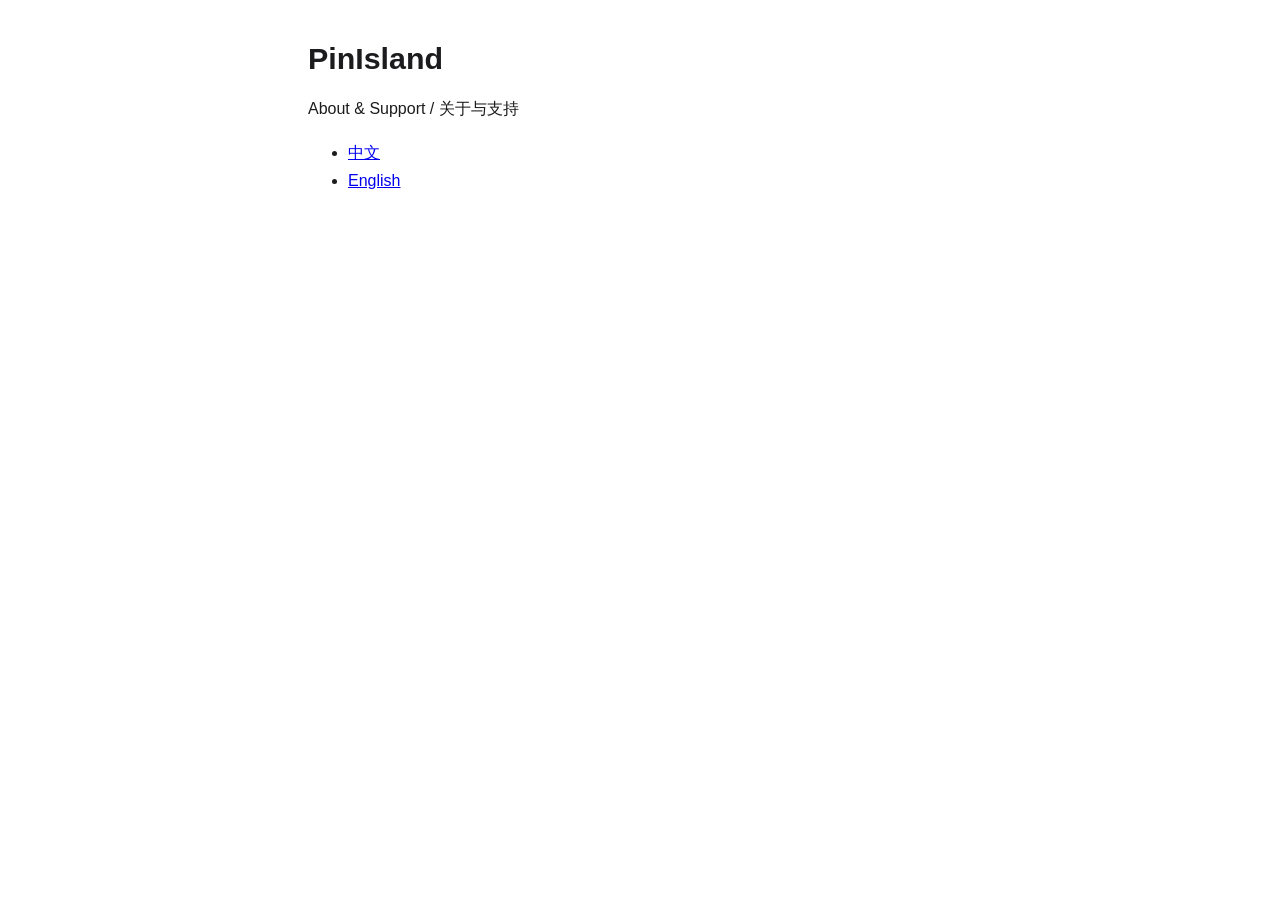
<file: index.html>
<!DOCTYPE html>
<html lang="en">
<head>
<meta charset="utf-8">
<meta name="viewport" content="width=device-width, initial-scale=1">
<title>PinIsland Support</title>
<link rel="stylesheet" href="assets/style.css">
</head>
<body>
<main>
<h1>PinIsland</h1>
<p>About &amp; Support / 关于与支持</p>
<ul>
  <li><a href="zh/index.html">中文</a></li>
  <li><a href="en/index.html">English</a></li>
</ul>
</main>
</body>
</html>
</file>
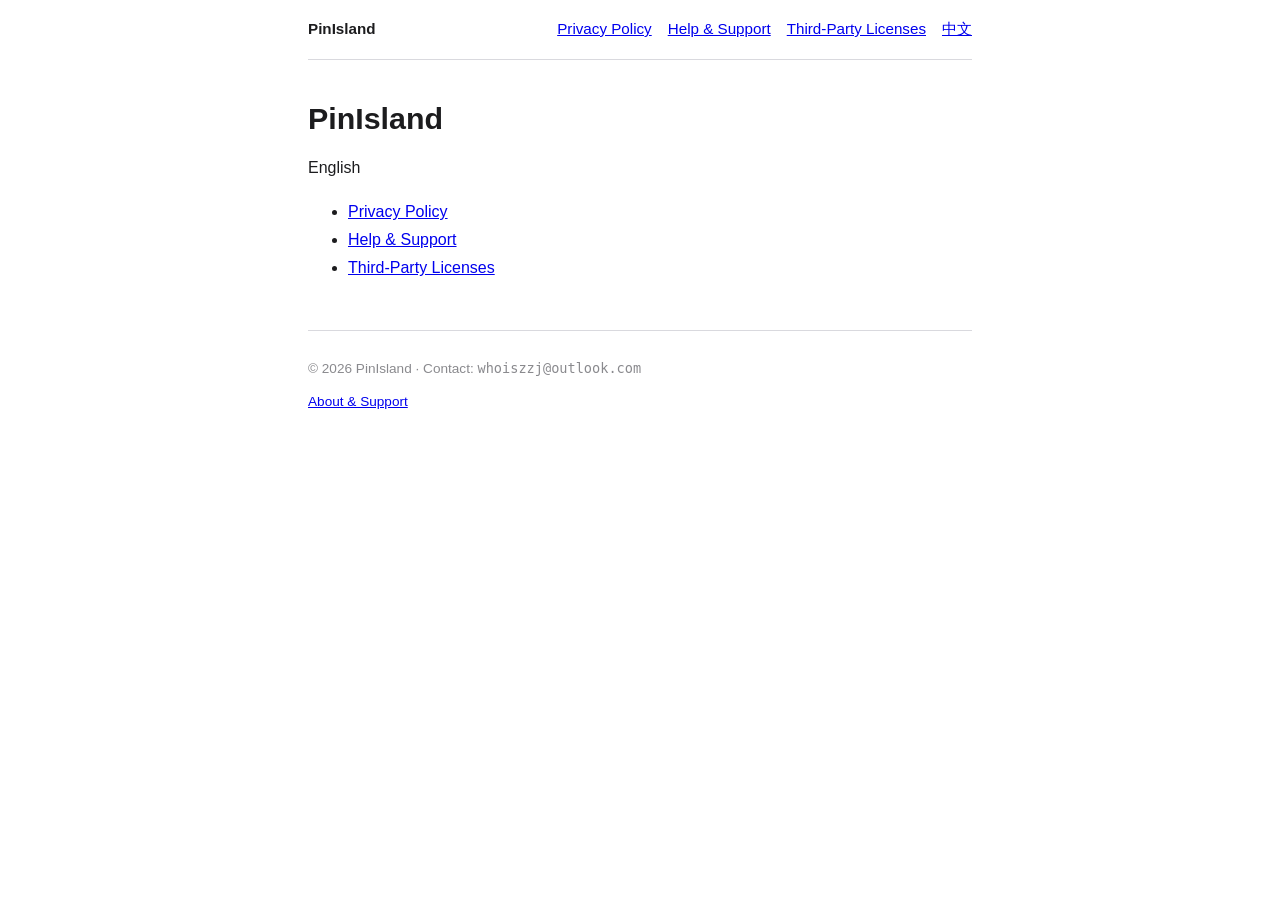
<file: en/index.html>
<!DOCTYPE html>
<html lang="en">
<head>
<meta charset="utf-8">
<meta name="viewport" content="width=device-width, initial-scale=1">
<title>PinIsland</title>
<link rel="stylesheet" href="../assets/style.css">
</head>
<body>
<nav class="top">
  <span class="brand">PinIsland</span>
  <a href="privacy.html">Privacy Policy</a><a href="support.html">Help &amp; Support</a><a href="licenses.html">Third-Party Licenses</a>
  <a href="../zh/index.html">中文</a>
</nav>
<main>
<h1>PinIsland</h1>
<p>English</p>
<ul>
  <li><a href='privacy.html'>Privacy Policy</a></li>
  <li><a href='support.html'>Help &amp; Support</a></li>
  <li><a href='licenses.html'>Third-Party Licenses</a></li>
</ul>
</main>
<footer>
  <p>© 2026 PinIsland · Contact: <span class='email'>whoiszzj@outlook.com</span></p>
  <p><a href="../index.html">About &amp; Support</a></p>
</footer>
</body>
</html>
</file>
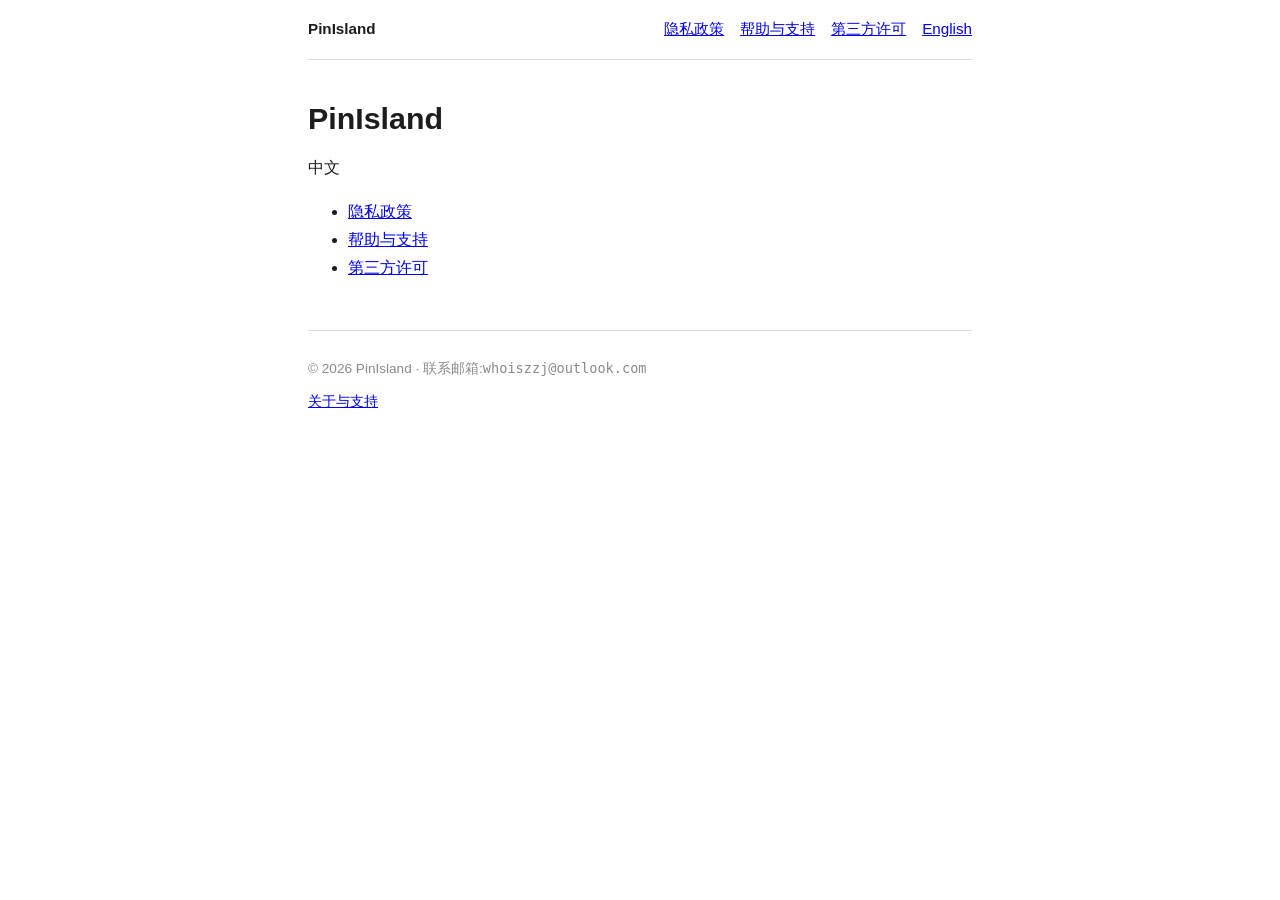
<file: zh/index.html>
<!DOCTYPE html>
<html lang="zh-Hans">
<head>
<meta charset="utf-8">
<meta name="viewport" content="width=device-width, initial-scale=1">
<title>PinIsland</title>
<link rel="stylesheet" href="../assets/style.css">
</head>
<body>
<nav class="top">
  <span class="brand">PinIsland</span>
  <a href="privacy.html">隐私政策</a><a href="support.html">帮助与支持</a><a href="licenses.html">第三方许可</a>
  <a href="../en/index.html">English</a>
</nav>
<main>
<h1>PinIsland</h1>
<p>中文</p>
<ul>
  <li><a href='privacy.html'>隐私政策</a></li>
  <li><a href='support.html'>帮助与支持</a></li>
  <li><a href='licenses.html'>第三方许可</a></li>
</ul>
</main>
<footer>
  <p>© 2026 PinIsland · 联系邮箱:<span class='email'>whoiszzj@outlook.com</span></p>
  <p><a href="../index.html">关于与支持</a></p>
</footer>
</body>
</html>
</file>
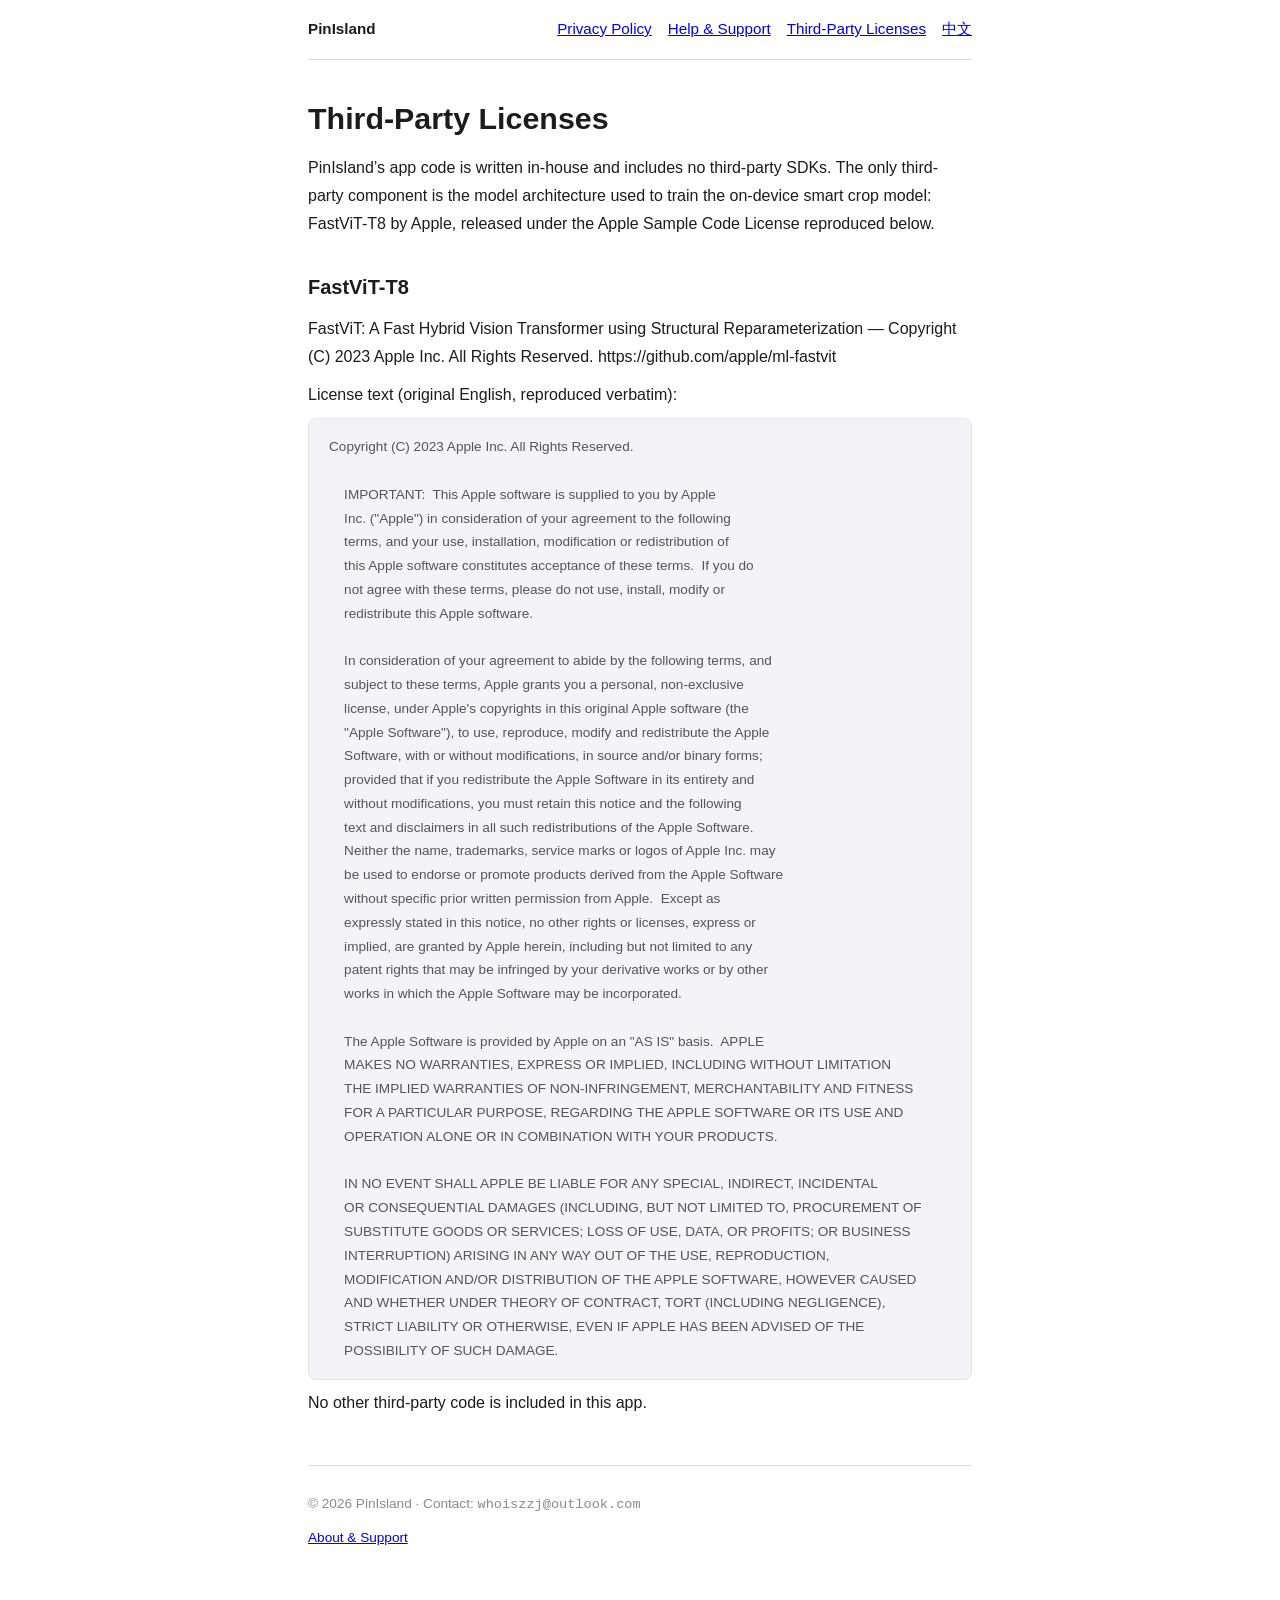
<file: en/licenses.html>
<!DOCTYPE html>
<html lang="en">
<head>
<meta charset="utf-8">
<meta name="viewport" content="width=device-width, initial-scale=1">
<title>PinIsland · Third-Party Licenses</title>
<link rel="stylesheet" href="../assets/style.css">
</head>
<body>
<nav class="top">
  <span class="brand">PinIsland</span>
  <a href="privacy.html">Privacy Policy</a><a href="support.html">Help &amp; Support</a><a href="licenses.html" aria-current="page">Third-Party Licenses</a>
  <a href="../zh/index.html">中文</a>
</nav>
<main>
<h1>Third-Party Licenses</h1>
<p>PinIsland’s app code is written in-house and includes no third-party SDKs. The only third-party component is the model architecture used to train the on-device smart crop model: FastViT-T8 by Apple, released under the Apple Sample Code License reproduced below.</p>
<h2>FastViT-T8</h2>
<p>FastViT: A Fast Hybrid Vision Transformer using Structural Reparameterization — Copyright (C) 2023 Apple Inc. All Rights Reserved. https://github.com/apple/ml-fastvit</p>
<p>License text (original English, reproduced verbatim):</p>
<div class='license'>Copyright (C) 2023 Apple Inc. All Rights Reserved.<br><br>    IMPORTANT:  This Apple software is supplied to you by Apple<br>    Inc. ("Apple") in consideration of your agreement to the following<br>    terms, and your use, installation, modification or redistribution of<br>    this Apple software constitutes acceptance of these terms.  If you do<br>    not agree with these terms, please do not use, install, modify or<br>    redistribute this Apple software.<br><br>    In consideration of your agreement to abide by the following terms, and<br>    subject to these terms, Apple grants you a personal, non-exclusive<br>    license, under Apple's copyrights in this original Apple software (the<br>    "Apple Software"), to use, reproduce, modify and redistribute the Apple<br>    Software, with or without modifications, in source and/or binary forms;<br>    provided that if you redistribute the Apple Software in its entirety and<br>    without modifications, you must retain this notice and the following<br>    text and disclaimers in all such redistributions of the Apple Software.<br>    Neither the name, trademarks, service marks or logos of Apple Inc. may<br>    be used to endorse or promote products derived from the Apple Software<br>    without specific prior written permission from Apple.  Except as<br>    expressly stated in this notice, no other rights or licenses, express or<br>    implied, are granted by Apple herein, including but not limited to any<br>    patent rights that may be infringed by your derivative works or by other<br>    works in which the Apple Software may be incorporated.<br><br>    The Apple Software is provided by Apple on an "AS IS" basis.  APPLE<br>    MAKES NO WARRANTIES, EXPRESS OR IMPLIED, INCLUDING WITHOUT LIMITATION<br>    THE IMPLIED WARRANTIES OF NON-INFRINGEMENT, MERCHANTABILITY AND FITNESS<br>    FOR A PARTICULAR PURPOSE, REGARDING THE APPLE SOFTWARE OR ITS USE AND<br>    OPERATION ALONE OR IN COMBINATION WITH YOUR PRODUCTS.<br><br>    IN NO EVENT SHALL APPLE BE LIABLE FOR ANY SPECIAL, INDIRECT, INCIDENTAL<br>    OR CONSEQUENTIAL DAMAGES (INCLUDING, BUT NOT LIMITED TO, PROCUREMENT OF<br>    SUBSTITUTE GOODS OR SERVICES; LOSS OF USE, DATA, OR PROFITS; OR BUSINESS<br>    INTERRUPTION) ARISING IN ANY WAY OUT OF THE USE, REPRODUCTION,<br>    MODIFICATION AND/OR DISTRIBUTION OF THE APPLE SOFTWARE, HOWEVER CAUSED<br>    AND WHETHER UNDER THEORY OF CONTRACT, TORT (INCLUDING NEGLIGENCE),<br>    STRICT LIABILITY OR OTHERWISE, EVEN IF APPLE HAS BEEN ADVISED OF THE<br>    POSSIBILITY OF SUCH DAMAGE.</div>
<p>No other third-party code is included in this app.</p>
</main>
<footer>
  <p>© 2026 PinIsland · Contact: <span class='email'>whoiszzj@outlook.com</span></p>
  <p><a href="../index.html">About &amp; Support</a></p>
</footer>
</body>
</html>
</file>
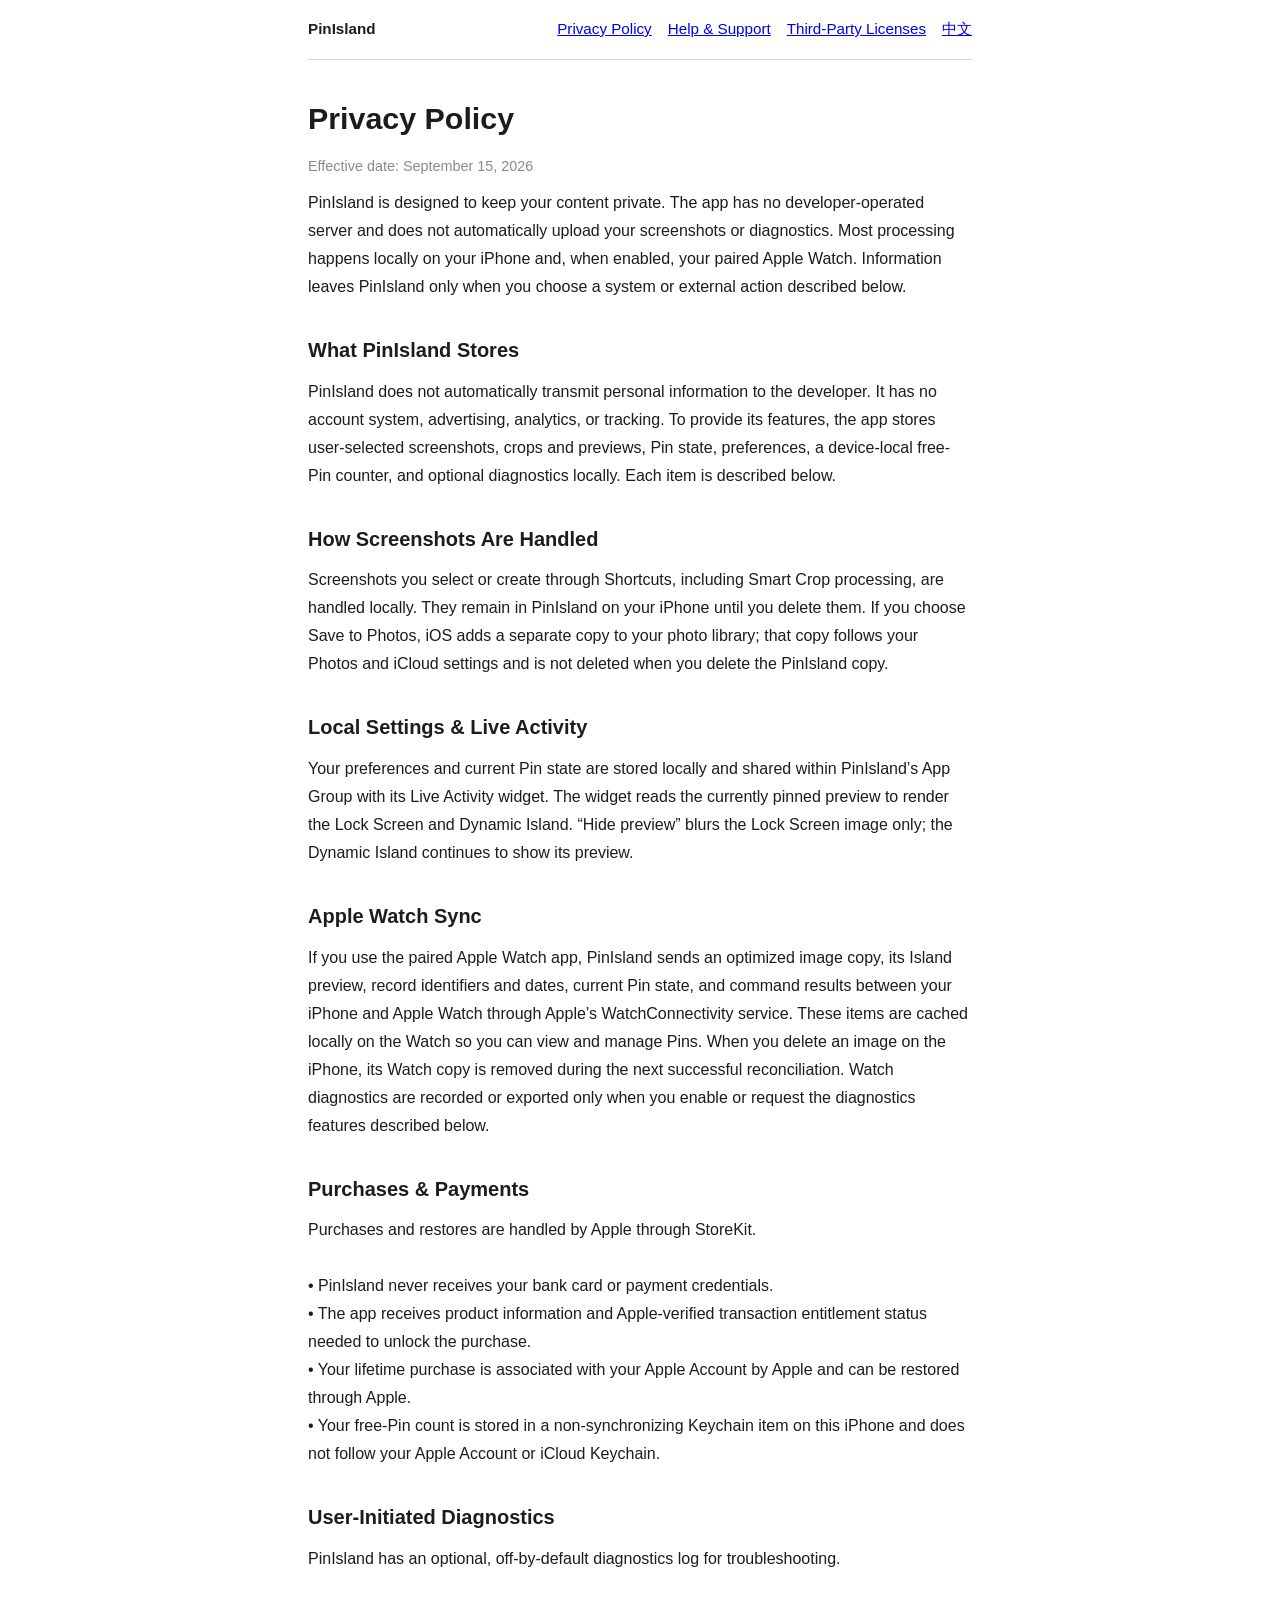
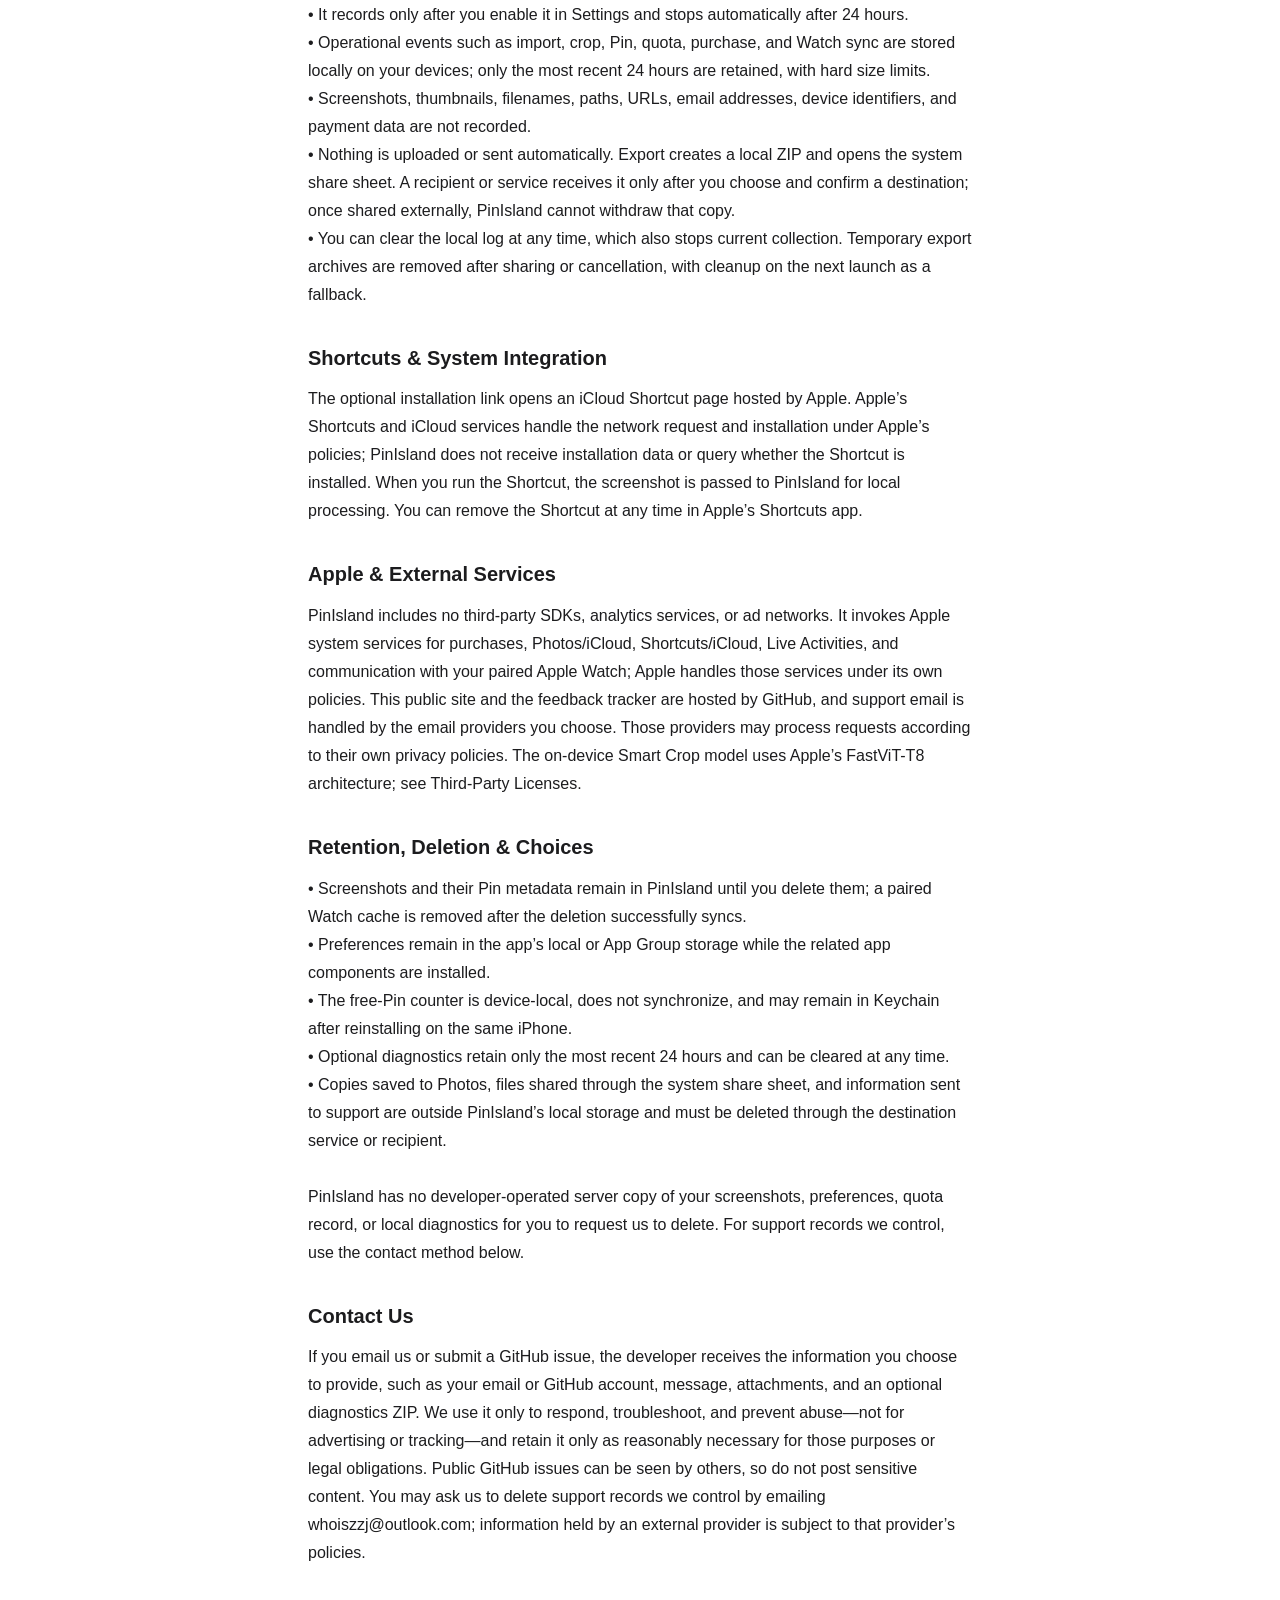
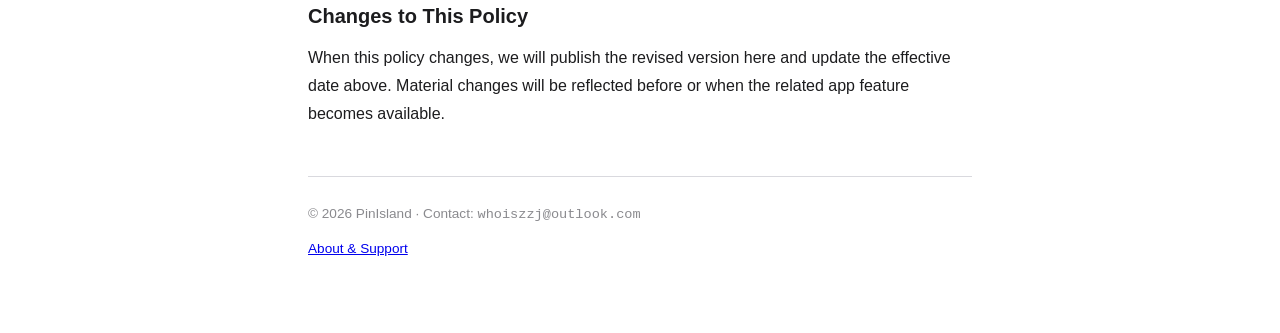
<file: en/privacy.html>
<!DOCTYPE html>
<html lang="en">
<head>
<meta charset="utf-8">
<meta name="viewport" content="width=device-width, initial-scale=1">
<title>PinIsland · Privacy Policy</title>
<link rel="stylesheet" href="../assets/style.css">
</head>
<body>
<nav class="top">
  <span class="brand">PinIsland</span>
  <a href="privacy.html" aria-current="page">Privacy Policy</a><a href="support.html">Help &amp; Support</a><a href="licenses.html">Third-Party Licenses</a>
  <a href="../zh/index.html">中文</a>
</nav>
<main>
<h1>Privacy Policy</h1>
<p class='meta'>Effective date: September 15, 2026</p>
<p>PinIsland is designed to keep your content private. The app has no developer-operated server and does not automatically upload your screenshots or diagnostics. Most processing happens locally on your iPhone and, when enabled, your paired Apple Watch. Information leaves PinIsland only when you choose a system or external action described below.</p>
<h2>What PinIsland Stores</h2>
<p>PinIsland does not automatically transmit personal information to the developer. It has no account system, advertising, analytics, or tracking. To provide its features, the app stores user-selected screenshots, crops and previews, Pin state, preferences, a device-local free-Pin counter, and optional diagnostics locally. Each item is described below.</p>
<h2>How Screenshots Are Handled</h2>
<p>Screenshots you select or create through Shortcuts, including Smart Crop processing, are handled locally. They remain in PinIsland on your iPhone until you delete them. If you choose Save to Photos, iOS adds a separate copy to your photo library; that copy follows your Photos and iCloud settings and is not deleted when you delete the PinIsland copy.</p>
<h2>Local Settings &amp; Live Activity</h2>
<p>Your preferences and current Pin state are stored locally and shared within PinIsland’s App Group with its Live Activity widget. The widget reads the currently pinned preview to render the Lock Screen and Dynamic Island. “Hide preview” blurs the Lock Screen image only; the Dynamic Island continues to show its preview.</p>
<h2>Apple Watch Sync</h2>
<p>If you use the paired Apple Watch app, PinIsland sends an optimized image copy, its Island preview, record identifiers and dates, current Pin state, and command results between your iPhone and Apple Watch through Apple’s WatchConnectivity service. These items are cached locally on the Watch so you can view and manage Pins. When you delete an image on the iPhone, its Watch copy is removed during the next successful reconciliation. Watch diagnostics are recorded or exported only when you enable or request the diagnostics features described below.</p>
<h2>Purchases &amp; Payments</h2>
<p>Purchases and restores are handled by Apple through StoreKit.<br><br>• PinIsland never receives your bank card or payment credentials.<br>• The app receives product information and Apple-verified transaction entitlement status needed to unlock the purchase.<br>• Your lifetime purchase is associated with your Apple Account by Apple and can be restored through Apple.<br>• Your free-Pin count is stored in a non-synchronizing Keychain item on this iPhone and does not follow your Apple Account or iCloud Keychain.</p>
<h2>User-Initiated Diagnostics</h2>
<p>PinIsland has an optional, off-by-default diagnostics log for troubleshooting.<br><br>• It records only after you enable it in Settings and stops automatically after 24 hours.<br>• Operational events such as import, crop, Pin, quota, purchase, and Watch sync are stored locally on your devices; only the most recent 24 hours are retained, with hard size limits.<br>• Screenshots, thumbnails, filenames, paths, URLs, email addresses, device identifiers, and payment data are not recorded.<br>• Nothing is uploaded or sent automatically. Export creates a local ZIP and opens the system share sheet. A recipient or service receives it only after you choose and confirm a destination; once shared externally, PinIsland cannot withdraw that copy.<br>• You can clear the local log at any time, which also stops current collection. Temporary export archives are removed after sharing or cancellation, with cleanup on the next launch as a fallback.</p>
<h2>Shortcuts &amp; System Integration</h2>
<p>The optional installation link opens an iCloud Shortcut page hosted by Apple. Apple’s Shortcuts and iCloud services handle the network request and installation under Apple’s policies; PinIsland does not receive installation data or query whether the Shortcut is installed. When you run the Shortcut, the screenshot is passed to PinIsland for local processing. You can remove the Shortcut at any time in Apple’s Shortcuts app.</p>
<h2>Apple &amp; External Services</h2>
<p>PinIsland includes no third-party SDKs, analytics services, or ad networks. It invokes Apple system services for purchases, Photos/iCloud, Shortcuts/iCloud, Live Activities, and communication with your paired Apple Watch; Apple handles those services under its own policies. This public site and the feedback tracker are hosted by GitHub, and support email is handled by the email providers you choose. Those providers may process requests according to their own privacy policies. The on-device Smart Crop model uses Apple’s FastViT-T8 architecture; see Third-Party Licenses.</p>
<h2>Retention, Deletion &amp; Choices</h2>
<p>• Screenshots and their Pin metadata remain in PinIsland until you delete them; a paired Watch cache is removed after the deletion successfully syncs.<br>• Preferences remain in the app’s local or App Group storage while the related app components are installed.<br>• The free-Pin counter is device-local, does not synchronize, and may remain in Keychain after reinstalling on the same iPhone.<br>• Optional diagnostics retain only the most recent 24 hours and can be cleared at any time.<br>• Copies saved to Photos, files shared through the system share sheet, and information sent to support are outside PinIsland’s local storage and must be deleted through the destination service or recipient.<br><br>PinIsland has no developer-operated server copy of your screenshots, preferences, quota record, or local diagnostics for you to request us to delete. For support records we control, use the contact method below.</p>
<h2>Contact Us</h2>
<p>If you email us or submit a GitHub issue, the developer receives the information you choose to provide, such as your email or GitHub account, message, attachments, and an optional diagnostics ZIP. We use it only to respond, troubleshoot, and prevent abuse—not for advertising or tracking—and retain it only as reasonably necessary for those purposes or legal obligations. Public GitHub issues can be seen by others, so do not post sensitive content. You may ask us to delete support records we control by emailing whoiszzj@outlook.com; information held by an external provider is subject to that provider’s policies.</p>
<h2>Changes to This Policy</h2>
<p>When this policy changes, we will publish the revised version here and update the effective date above. Material changes will be reflected before or when the related app feature becomes available.</p>
</main>
<footer>
  <p>© 2026 PinIsland · Contact: <span class='email'>whoiszzj@outlook.com</span></p>
  <p><a href="../index.html">About &amp; Support</a></p>
</footer>
</body>
</html>
</file>
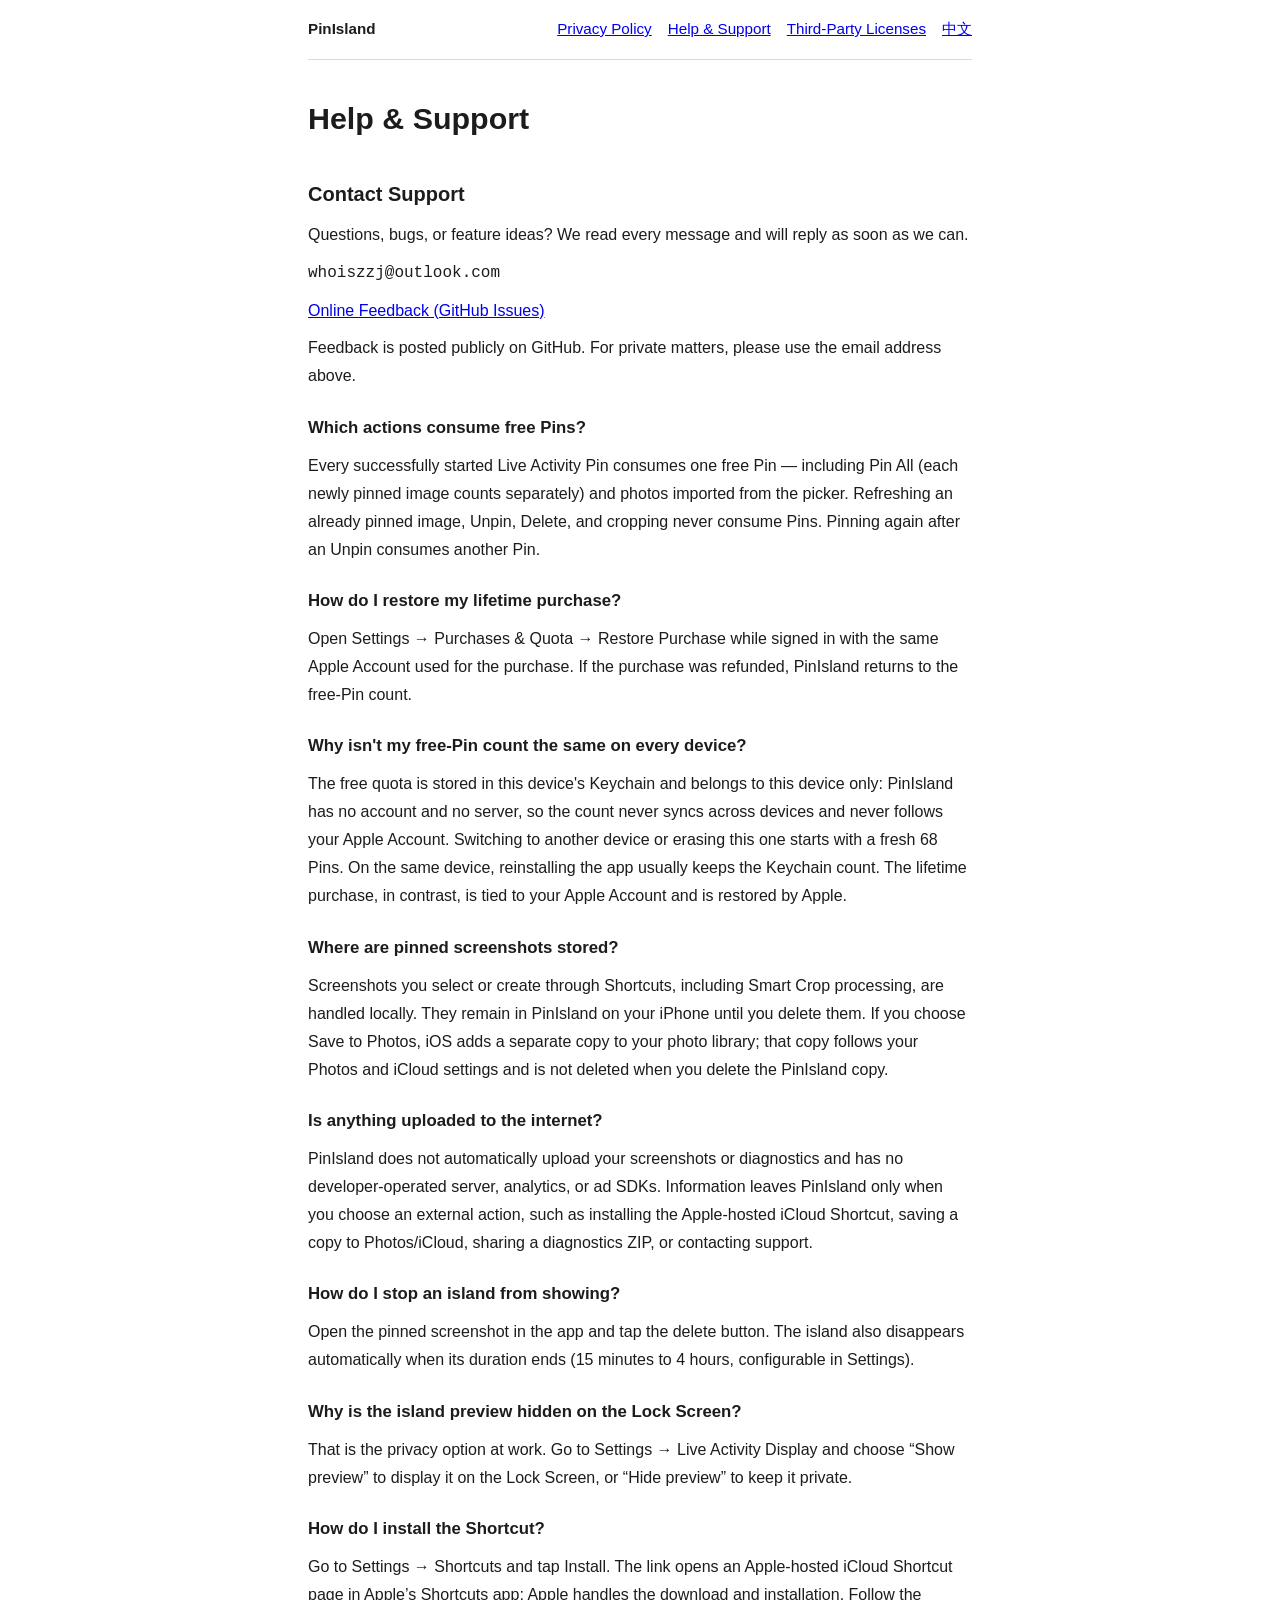
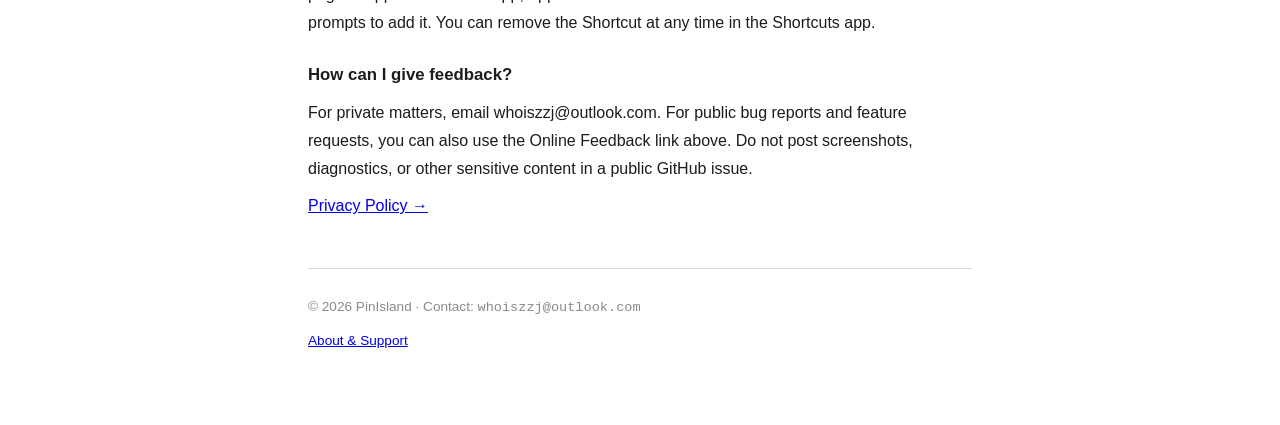
<file: en/support.html>
<!DOCTYPE html>
<html lang="en">
<head>
<meta charset="utf-8">
<meta name="viewport" content="width=device-width, initial-scale=1">
<title>PinIsland · Help &amp; Support</title>
<link rel="stylesheet" href="../assets/style.css">
</head>
<body>
<nav class="top">
  <span class="brand">PinIsland</span>
  <a href="privacy.html">Privacy Policy</a><a href="support.html" aria-current="page">Help &amp; Support</a><a href="licenses.html">Third-Party Licenses</a>
  <a href="../zh/index.html">中文</a>
</nav>
<main>
<h1>Help &amp; Support</h1>
<h2>Contact Support</h2>
<p>Questions, bugs, or feature ideas? We read every message and will reply as soon as we can.</p>
<p class='email'>whoiszzj@outlook.com</p>
<p><a href='https://github.com/whoiszzj/PinIsland-Pages/issues/new/choose'>Online Feedback (GitHub Issues)</a></p>
<p>Feedback is posted publicly on GitHub. For private matters, please use the email address above.</p>
<h3>Which actions consume free Pins?</h3>
<p>Every successfully started Live Activity Pin consumes one free Pin — including Pin All (each newly pinned image counts separately) and photos imported from the picker. Refreshing an already pinned image, Unpin, Delete, and cropping never consume Pins. Pinning again after an Unpin consumes another Pin.</p>
<h3>How do I restore my lifetime purchase?</h3>
<p>Open Settings → Purchases &amp; Quota → Restore Purchase while signed in with the same Apple Account used for the purchase. If the purchase was refunded, PinIsland returns to the free-Pin count.</p>
<h3>Why isn't my free-Pin count the same on every device?</h3>
<p>The free quota is stored in this device's Keychain and belongs to this device only: PinIsland has no account and no server, so the count never syncs across devices and never follows your Apple Account. Switching to another device or erasing this one starts with a fresh 68 Pins. On the same device, reinstalling the app usually keeps the Keychain count. The lifetime purchase, in contrast, is tied to your Apple Account and is restored by Apple.</p>
<h3>Where are pinned screenshots stored?</h3>
<p>Screenshots you select or create through Shortcuts, including Smart Crop processing, are handled locally. They remain in PinIsland on your iPhone until you delete them. If you choose Save to Photos, iOS adds a separate copy to your photo library; that copy follows your Photos and iCloud settings and is not deleted when you delete the PinIsland copy.</p>
<h3>Is anything uploaded to the internet?</h3>
<p>PinIsland does not automatically upload your screenshots or diagnostics and has no developer-operated server, analytics, or ad SDKs. Information leaves PinIsland only when you choose an external action, such as installing the Apple-hosted iCloud Shortcut, saving a copy to Photos/iCloud, sharing a diagnostics ZIP, or contacting support.</p>
<h3>How do I stop an island from showing?</h3>
<p>Open the pinned screenshot in the app and tap the delete button. The island also disappears automatically when its duration ends (15 minutes to 4 hours, configurable in Settings).</p>
<h3>Why is the island preview hidden on the Lock Screen?</h3>
<p>That is the privacy option at work. Go to Settings → Live Activity Display and choose “Show preview” to display it on the Lock Screen, or “Hide preview” to keep it private.</p>
<h3>How do I install the Shortcut?</h3>
<p>Go to Settings → Shortcuts and tap Install. The link opens an Apple-hosted iCloud Shortcut page in Apple’s Shortcuts app; Apple handles the download and installation. Follow the prompts to add it. You can remove the Shortcut at any time in the Shortcuts app.</p>
<h3>How can I give feedback?</h3>
<p>For private matters, email whoiszzj@outlook.com. For public bug reports and feature requests, you can also use the Online Feedback link above. Do not post screenshots, diagnostics, or other sensitive content in a public GitHub issue.</p>
<p><a href='privacy.html'>Privacy Policy →</a></p>
</main>
<footer>
  <p>© 2026 PinIsland · Contact: <span class='email'>whoiszzj@outlook.com</span></p>
  <p><a href="../index.html">About &amp; Support</a></p>
</footer>
</body>
</html>
</file>
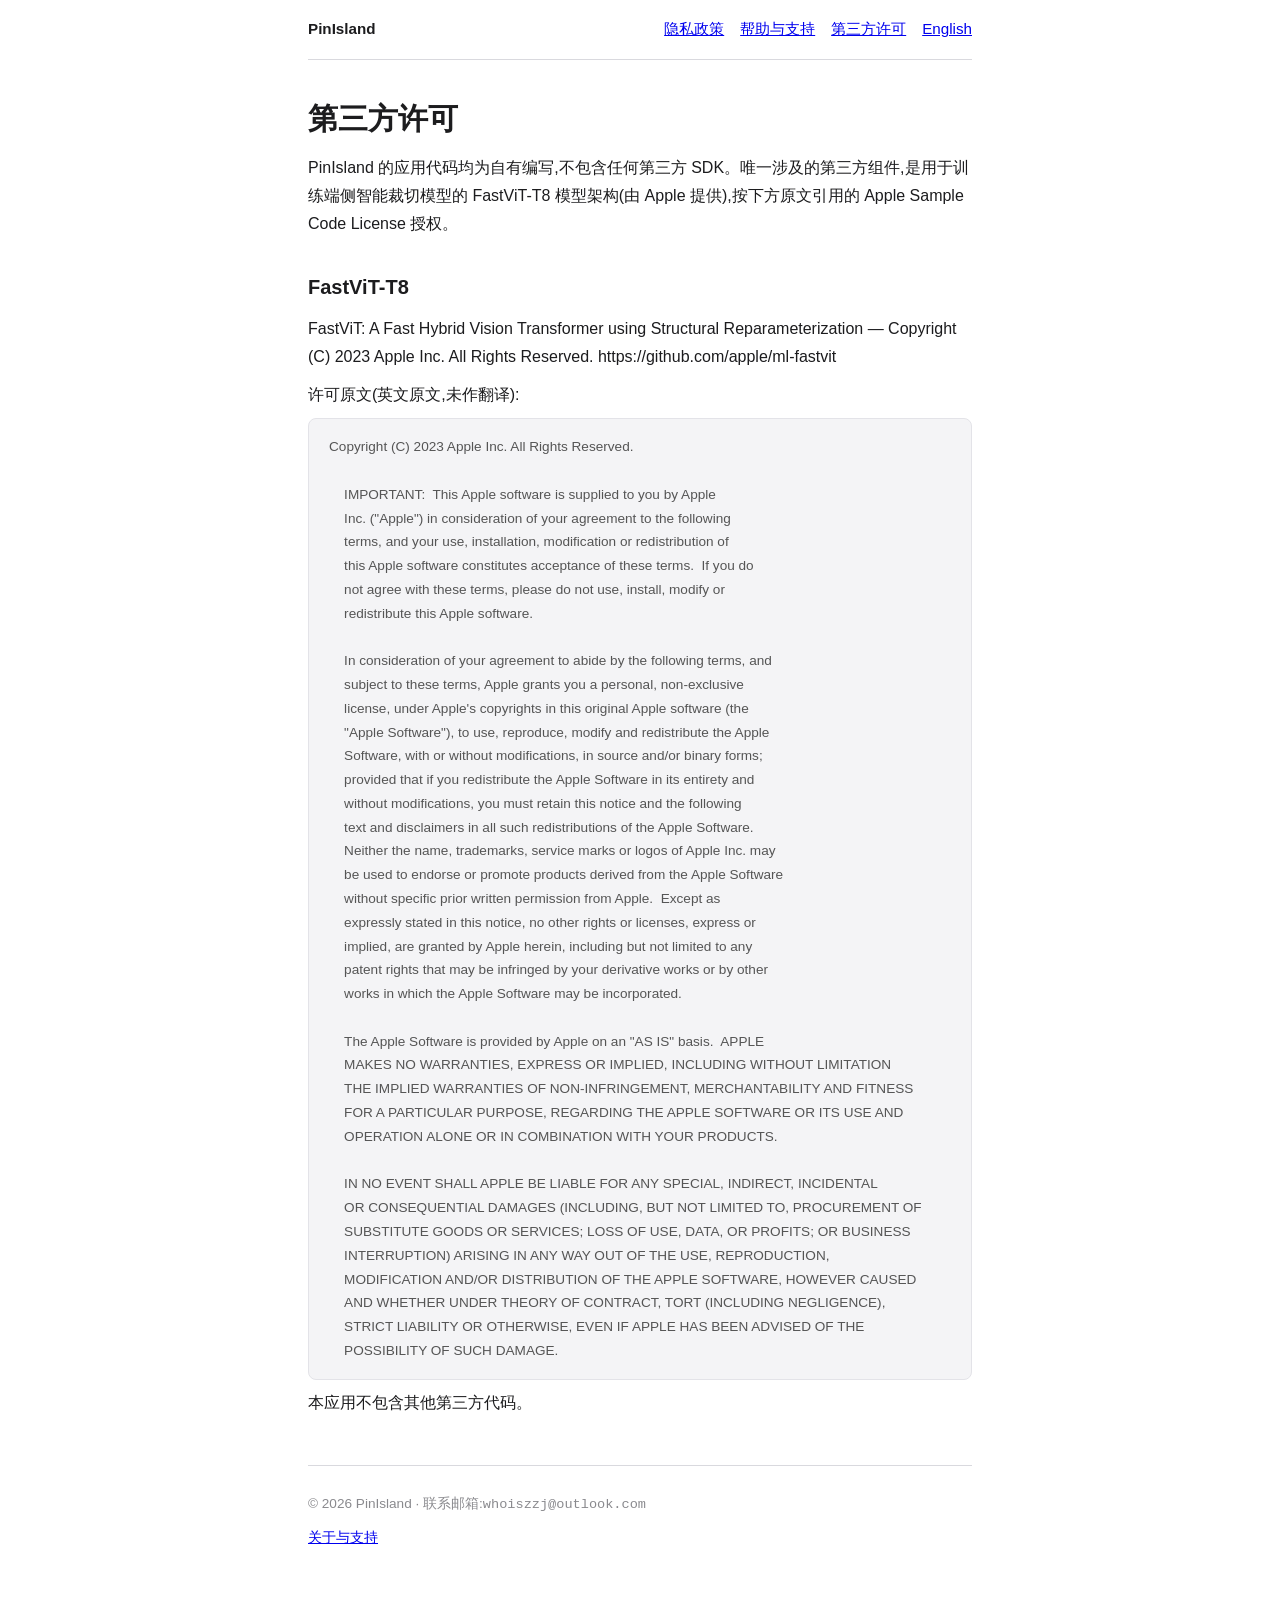
<file: zh/licenses.html>
<!DOCTYPE html>
<html lang="zh-Hans">
<head>
<meta charset="utf-8">
<meta name="viewport" content="width=device-width, initial-scale=1">
<title>PinIsland · 第三方许可</title>
<link rel="stylesheet" href="../assets/style.css">
</head>
<body>
<nav class="top">
  <span class="brand">PinIsland</span>
  <a href="privacy.html">隐私政策</a><a href="support.html">帮助与支持</a><a href="licenses.html" aria-current="page">第三方许可</a>
  <a href="../en/index.html">English</a>
</nav>
<main>
<h1>第三方许可</h1>
<p>PinIsland 的应用代码均为自有编写,不包含任何第三方 SDK。唯一涉及的第三方组件,是用于训练端侧智能裁切模型的 FastViT-T8 模型架构(由 Apple 提供),按下方原文引用的 Apple Sample Code License 授权。</p>
<h2>FastViT-T8</h2>
<p>FastViT: A Fast Hybrid Vision Transformer using Structural Reparameterization — Copyright (C) 2023 Apple Inc. All Rights Reserved. https://github.com/apple/ml-fastvit</p>
<p>许可原文(英文原文,未作翻译):</p>
<div class='license'>Copyright (C) 2023 Apple Inc. All Rights Reserved.<br><br>    IMPORTANT:  This Apple software is supplied to you by Apple<br>    Inc. ("Apple") in consideration of your agreement to the following<br>    terms, and your use, installation, modification or redistribution of<br>    this Apple software constitutes acceptance of these terms.  If you do<br>    not agree with these terms, please do not use, install, modify or<br>    redistribute this Apple software.<br><br>    In consideration of your agreement to abide by the following terms, and<br>    subject to these terms, Apple grants you a personal, non-exclusive<br>    license, under Apple's copyrights in this original Apple software (the<br>    "Apple Software"), to use, reproduce, modify and redistribute the Apple<br>    Software, with or without modifications, in source and/or binary forms;<br>    provided that if you redistribute the Apple Software in its entirety and<br>    without modifications, you must retain this notice and the following<br>    text and disclaimers in all such redistributions of the Apple Software.<br>    Neither the name, trademarks, service marks or logos of Apple Inc. may<br>    be used to endorse or promote products derived from the Apple Software<br>    without specific prior written permission from Apple.  Except as<br>    expressly stated in this notice, no other rights or licenses, express or<br>    implied, are granted by Apple herein, including but not limited to any<br>    patent rights that may be infringed by your derivative works or by other<br>    works in which the Apple Software may be incorporated.<br><br>    The Apple Software is provided by Apple on an "AS IS" basis.  APPLE<br>    MAKES NO WARRANTIES, EXPRESS OR IMPLIED, INCLUDING WITHOUT LIMITATION<br>    THE IMPLIED WARRANTIES OF NON-INFRINGEMENT, MERCHANTABILITY AND FITNESS<br>    FOR A PARTICULAR PURPOSE, REGARDING THE APPLE SOFTWARE OR ITS USE AND<br>    OPERATION ALONE OR IN COMBINATION WITH YOUR PRODUCTS.<br><br>    IN NO EVENT SHALL APPLE BE LIABLE FOR ANY SPECIAL, INDIRECT, INCIDENTAL<br>    OR CONSEQUENTIAL DAMAGES (INCLUDING, BUT NOT LIMITED TO, PROCUREMENT OF<br>    SUBSTITUTE GOODS OR SERVICES; LOSS OF USE, DATA, OR PROFITS; OR BUSINESS<br>    INTERRUPTION) ARISING IN ANY WAY OUT OF THE USE, REPRODUCTION,<br>    MODIFICATION AND/OR DISTRIBUTION OF THE APPLE SOFTWARE, HOWEVER CAUSED<br>    AND WHETHER UNDER THEORY OF CONTRACT, TORT (INCLUDING NEGLIGENCE),<br>    STRICT LIABILITY OR OTHERWISE, EVEN IF APPLE HAS BEEN ADVISED OF THE<br>    POSSIBILITY OF SUCH DAMAGE.</div>
<p>本应用不包含其他第三方代码。</p>
</main>
<footer>
  <p>© 2026 PinIsland · 联系邮箱:<span class='email'>whoiszzj@outlook.com</span></p>
  <p><a href="../index.html">关于与支持</a></p>
</footer>
</body>
</html>
</file>
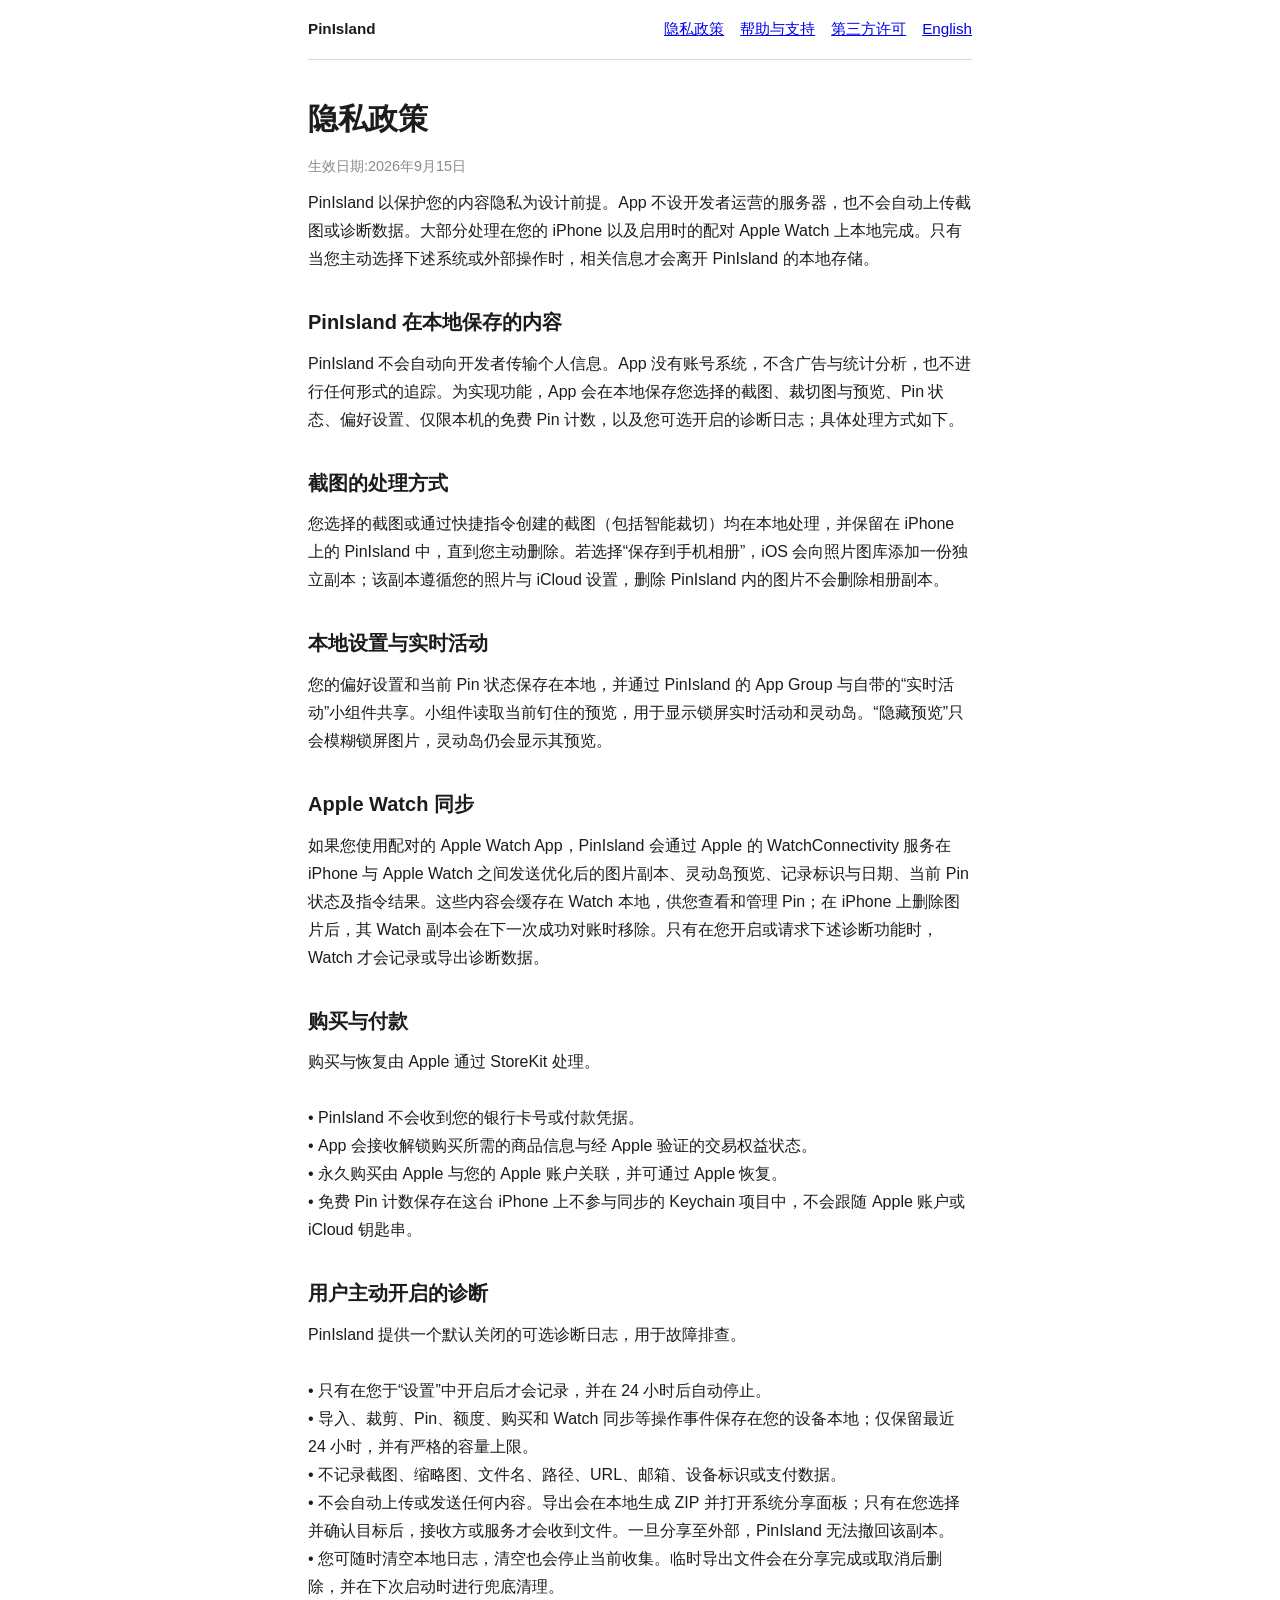
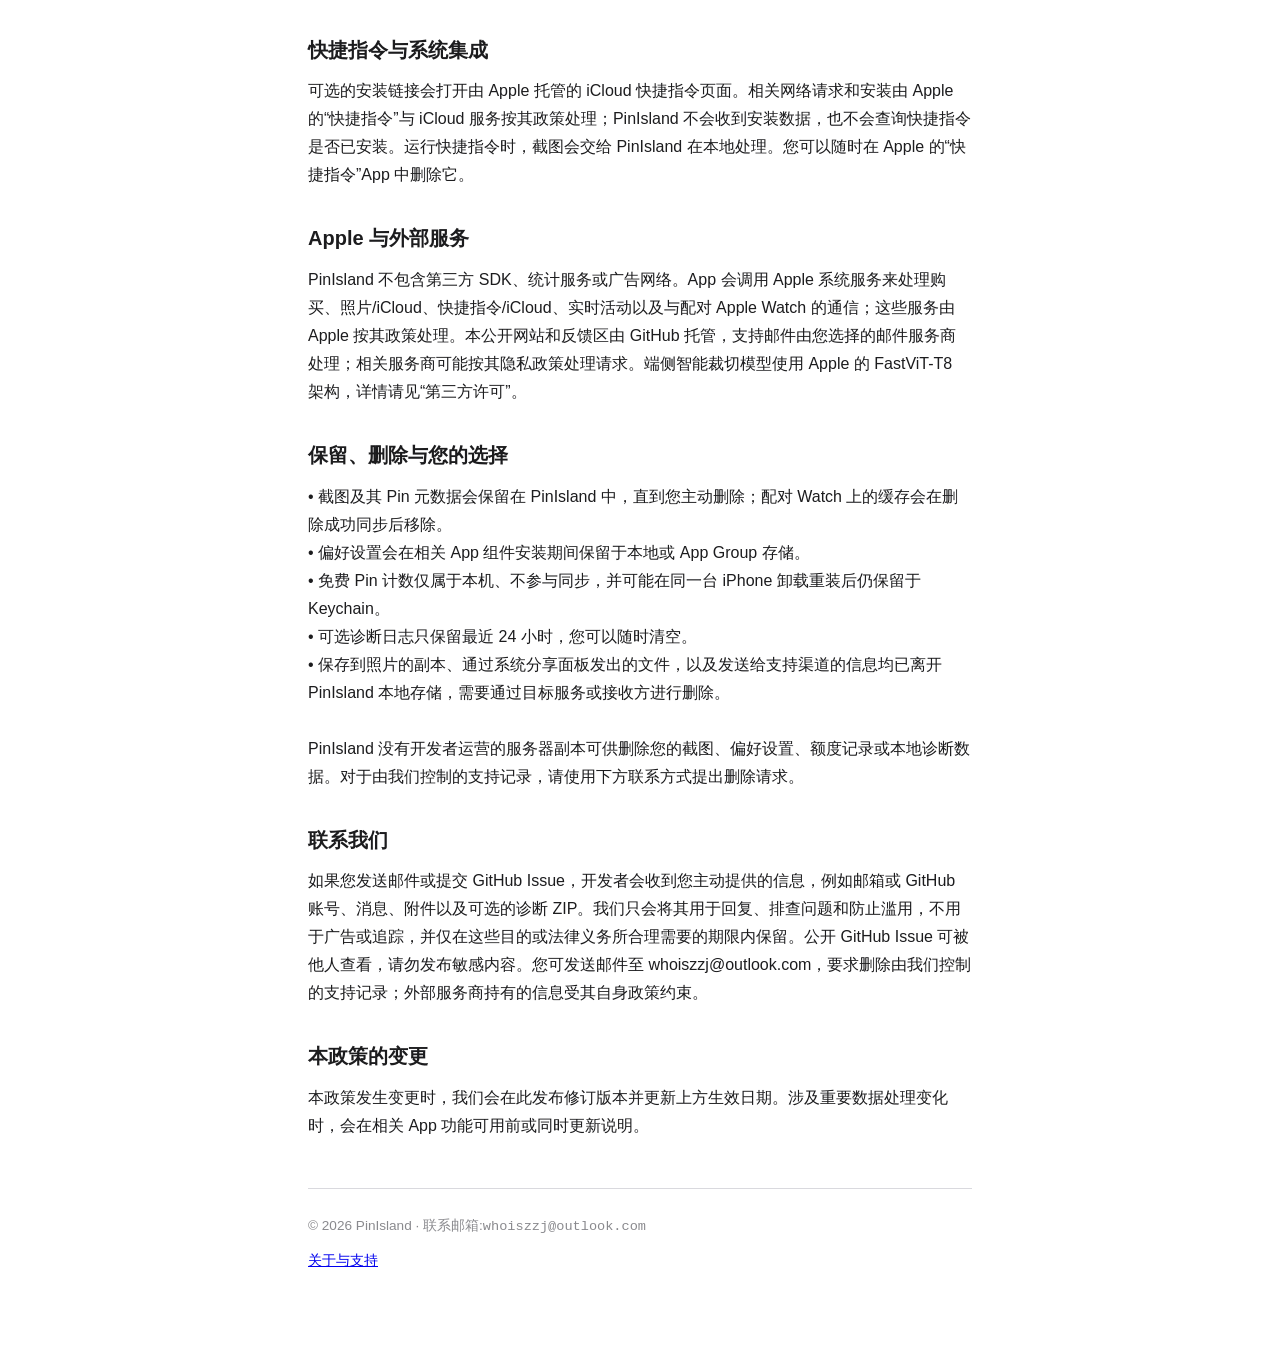
<file: zh/privacy.html>
<!DOCTYPE html>
<html lang="zh-Hans">
<head>
<meta charset="utf-8">
<meta name="viewport" content="width=device-width, initial-scale=1">
<title>PinIsland · 隐私政策</title>
<link rel="stylesheet" href="../assets/style.css">
</head>
<body>
<nav class="top">
  <span class="brand">PinIsland</span>
  <a href="privacy.html" aria-current="page">隐私政策</a><a href="support.html">帮助与支持</a><a href="licenses.html">第三方许可</a>
  <a href="../en/index.html">English</a>
</nav>
<main>
<h1>隐私政策</h1>
<p class='meta'>生效日期:2026年9月15日</p>
<p>PinIsland 以保护您的内容隐私为设计前提。App 不设开发者运营的服务器，也不会自动上传截图或诊断数据。大部分处理在您的 iPhone 以及启用时的配对 Apple Watch 上本地完成。只有当您主动选择下述系统或外部操作时，相关信息才会离开 PinIsland 的本地存储。</p>
<h2>PinIsland 在本地保存的内容</h2>
<p>PinIsland 不会自动向开发者传输个人信息。App 没有账号系统，不含广告与统计分析，也不进行任何形式的追踪。为实现功能，App 会在本地保存您选择的截图、裁切图与预览、Pin 状态、偏好设置、仅限本机的免费 Pin 计数，以及您可选开启的诊断日志；具体处理方式如下。</p>
<h2>截图的处理方式</h2>
<p>您选择的截图或通过快捷指令创建的截图（包括智能裁切）均在本地处理，并保留在 iPhone 上的 PinIsland 中，直到您主动删除。若选择“保存到手机相册”，iOS 会向照片图库添加一份独立副本；该副本遵循您的照片与 iCloud 设置，删除 PinIsland 内的图片不会删除相册副本。</p>
<h2>本地设置与实时活动</h2>
<p>您的偏好设置和当前 Pin 状态保存在本地，并通过 PinIsland 的 App Group 与自带的“实时活动”小组件共享。小组件读取当前钉住的预览，用于显示锁屏实时活动和灵动岛。“隐藏预览”只会模糊锁屏图片，灵动岛仍会显示其预览。</p>
<h2>Apple Watch 同步</h2>
<p>如果您使用配对的 Apple Watch App，PinIsland 会通过 Apple 的 WatchConnectivity 服务在 iPhone 与 Apple Watch 之间发送优化后的图片副本、灵动岛预览、记录标识与日期、当前 Pin 状态及指令结果。这些内容会缓存在 Watch 本地，供您查看和管理 Pin；在 iPhone 上删除图片后，其 Watch 副本会在下一次成功对账时移除。只有在您开启或请求下述诊断功能时，Watch 才会记录或导出诊断数据。</p>
<h2>购买与付款</h2>
<p>购买与恢复由 Apple 通过 StoreKit 处理。<br><br>• PinIsland 不会收到您的银行卡号或付款凭据。<br>• App 会接收解锁购买所需的商品信息与经 Apple 验证的交易权益状态。<br>• 永久购买由 Apple 与您的 Apple 账户关联，并可通过 Apple 恢复。<br>• 免费 Pin 计数保存在这台 iPhone 上不参与同步的 Keychain 项目中，不会跟随 Apple 账户或 iCloud 钥匙串。</p>
<h2>用户主动开启的诊断</h2>
<p>PinIsland 提供一个默认关闭的可选诊断日志，用于故障排查。<br><br>• 只有在您于“设置”中开启后才会记录，并在 24 小时后自动停止。<br>• 导入、裁剪、Pin、额度、购买和 Watch 同步等操作事件保存在您的设备本地；仅保留最近 24 小时，并有严格的容量上限。<br>• 不记录截图、缩略图、文件名、路径、URL、邮箱、设备标识或支付数据。<br>• 不会自动上传或发送任何内容。导出会在本地生成 ZIP 并打开系统分享面板；只有在您选择并确认目标后，接收方或服务才会收到文件。一旦分享至外部，PinIsland 无法撤回该副本。<br>• 您可随时清空本地日志，清空也会停止当前收集。临时导出文件会在分享完成或取消后删除，并在下次启动时进行兜底清理。</p>
<h2>快捷指令与系统集成</h2>
<p>可选的安装链接会打开由 Apple 托管的 iCloud 快捷指令页面。相关网络请求和安装由 Apple 的“快捷指令”与 iCloud 服务按其政策处理；PinIsland 不会收到安装数据，也不会查询快捷指令是否已安装。运行快捷指令时，截图会交给 PinIsland 在本地处理。您可以随时在 Apple 的“快捷指令”App 中删除它。</p>
<h2>Apple 与外部服务</h2>
<p>PinIsland 不包含第三方 SDK、统计服务或广告网络。App 会调用 Apple 系统服务来处理购买、照片/iCloud、快捷指令/iCloud、实时活动以及与配对 Apple Watch 的通信；这些服务由 Apple 按其政策处理。本公开网站和反馈区由 GitHub 托管，支持邮件由您选择的邮件服务商处理；相关服务商可能按其隐私政策处理请求。端侧智能裁切模型使用 Apple 的 FastViT-T8 架构，详情请见“第三方许可”。</p>
<h2>保留、删除与您的选择</h2>
<p>• 截图及其 Pin 元数据会保留在 PinIsland 中，直到您主动删除；配对 Watch 上的缓存会在删除成功同步后移除。<br>• 偏好设置会在相关 App 组件安装期间保留于本地或 App Group 存储。<br>• 免费 Pin 计数仅属于本机、不参与同步，并可能在同一台 iPhone 卸载重装后仍保留于 Keychain。<br>• 可选诊断日志只保留最近 24 小时，您可以随时清空。<br>• 保存到照片的副本、通过系统分享面板发出的文件，以及发送给支持渠道的信息均已离开 PinIsland 本地存储，需要通过目标服务或接收方进行删除。<br><br>PinIsland 没有开发者运营的服务器副本可供删除您的截图、偏好设置、额度记录或本地诊断数据。对于由我们控制的支持记录，请使用下方联系方式提出删除请求。</p>
<h2>联系我们</h2>
<p>如果您发送邮件或提交 GitHub Issue，开发者会收到您主动提供的信息，例如邮箱或 GitHub 账号、消息、附件以及可选的诊断 ZIP。我们只会将其用于回复、排查问题和防止滥用，不用于广告或追踪，并仅在这些目的或法律义务所合理需要的期限内保留。公开 GitHub Issue 可被他人查看，请勿发布敏感内容。您可发送邮件至 whoiszzj@outlook.com，要求删除由我们控制的支持记录；外部服务商持有的信息受其自身政策约束。</p>
<h2>本政策的变更</h2>
<p>本政策发生变更时，我们会在此发布修订版本并更新上方生效日期。涉及重要数据处理变化时，会在相关 App 功能可用前或同时更新说明。</p>
</main>
<footer>
  <p>© 2026 PinIsland · 联系邮箱:<span class='email'>whoiszzj@outlook.com</span></p>
  <p><a href="../index.html">关于与支持</a></p>
</footer>
</body>
</html>
</file>
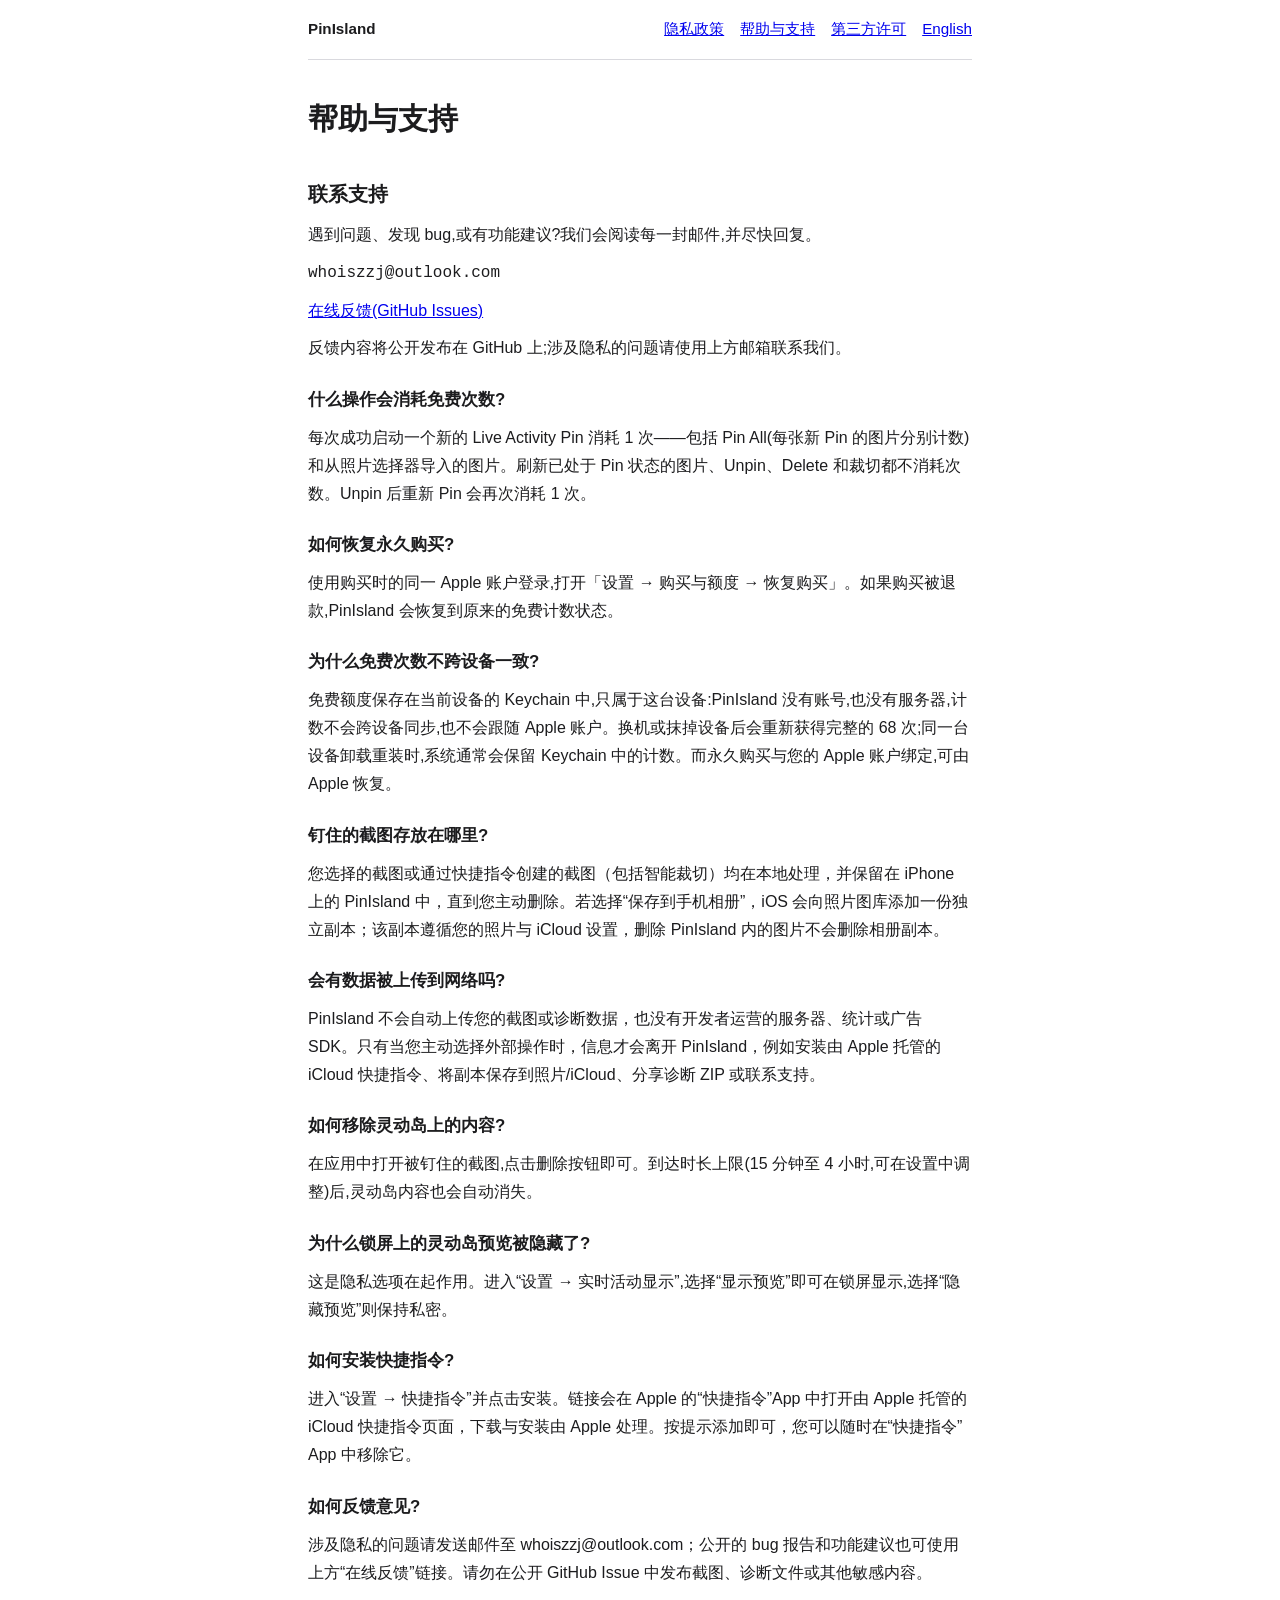
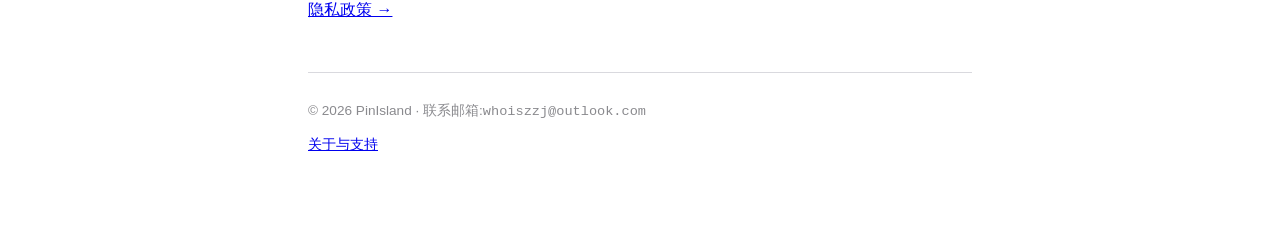
<file: zh/support.html>
<!DOCTYPE html>
<html lang="zh-Hans">
<head>
<meta charset="utf-8">
<meta name="viewport" content="width=device-width, initial-scale=1">
<title>PinIsland · 帮助与支持</title>
<link rel="stylesheet" href="../assets/style.css">
</head>
<body>
<nav class="top">
  <span class="brand">PinIsland</span>
  <a href="privacy.html">隐私政策</a><a href="support.html" aria-current="page">帮助与支持</a><a href="licenses.html">第三方许可</a>
  <a href="../en/index.html">English</a>
</nav>
<main>
<h1>帮助与支持</h1>
<h2>联系支持</h2>
<p>遇到问题、发现 bug,或有功能建议?我们会阅读每一封邮件,并尽快回复。</p>
<p class='email'>whoiszzj@outlook.com</p>
<p><a href='https://github.com/whoiszzj/PinIsland-Pages/issues/new/choose'>在线反馈(GitHub Issues)</a></p>
<p>反馈内容将公开发布在 GitHub 上;涉及隐私的问题请使用上方邮箱联系我们。</p>
<h3>什么操作会消耗免费次数?</h3>
<p>每次成功启动一个新的 Live Activity Pin 消耗 1 次——包括 Pin All(每张新 Pin 的图片分别计数)和从照片选择器导入的图片。刷新已处于 Pin 状态的图片、Unpin、Delete 和裁切都不消耗次数。Unpin 后重新 Pin 会再次消耗 1 次。</p>
<h3>如何恢复永久购买?</h3>
<p>使用购买时的同一 Apple 账户登录,打开「设置 → 购买与额度 → 恢复购买」。如果购买被退款,PinIsland 会恢复到原来的免费计数状态。</p>
<h3>为什么免费次数不跨设备一致?</h3>
<p>免费额度保存在当前设备的 Keychain 中,只属于这台设备:PinIsland 没有账号,也没有服务器,计数不会跨设备同步,也不会跟随 Apple 账户。换机或抹掉设备后会重新获得完整的 68 次;同一台设备卸载重装时,系统通常会保留 Keychain 中的计数。而永久购买与您的 Apple 账户绑定,可由 Apple 恢复。</p>
<h3>钉住的截图存放在哪里?</h3>
<p>您选择的截图或通过快捷指令创建的截图（包括智能裁切）均在本地处理，并保留在 iPhone 上的 PinIsland 中，直到您主动删除。若选择“保存到手机相册”，iOS 会向照片图库添加一份独立副本；该副本遵循您的照片与 iCloud 设置，删除 PinIsland 内的图片不会删除相册副本。</p>
<h3>会有数据被上传到网络吗?</h3>
<p>PinIsland 不会自动上传您的截图或诊断数据，也没有开发者运营的服务器、统计或广告 SDK。只有当您主动选择外部操作时，信息才会离开 PinIsland，例如安装由 Apple 托管的 iCloud 快捷指令、将副本保存到照片/iCloud、分享诊断 ZIP 或联系支持。</p>
<h3>如何移除灵动岛上的内容?</h3>
<p>在应用中打开被钉住的截图,点击删除按钮即可。到达时长上限(15 分钟至 4 小时,可在设置中调整)后,灵动岛内容也会自动消失。</p>
<h3>为什么锁屏上的灵动岛预览被隐藏了?</h3>
<p>这是隐私选项在起作用。进入“设置 → 实时活动显示”,选择“显示预览”即可在锁屏显示,选择“隐藏预览”则保持私密。</p>
<h3>如何安装快捷指令?</h3>
<p>进入“设置 → 快捷指令”并点击安装。链接会在 Apple 的“快捷指令”App 中打开由 Apple 托管的 iCloud 快捷指令页面，下载与安装由 Apple 处理。按提示添加即可，您可以随时在“快捷指令”App 中移除它。</p>
<h3>如何反馈意见?</h3>
<p>涉及隐私的问题请发送邮件至 whoiszzj@outlook.com；公开的 bug 报告和功能建议也可使用上方“在线反馈”链接。请勿在公开 GitHub Issue 中发布截图、诊断文件或其他敏感内容。</p>
<p><a href='privacy.html'>隐私政策 →</a></p>
</main>
<footer>
  <p>© 2026 PinIsland · 联系邮箱:<span class='email'>whoiszzj@outlook.com</span></p>
  <p><a href="../index.html">关于与支持</a></p>
</footer>
</body>
</html>
</file>
<file: assets/style.css>
:root { color-scheme: light dark; }
* { box-sizing: border-box; }
body {
  font-family: -apple-system, BlinkMacSystemFont, "Segoe UI", "PingFang SC",
               "Hiragino Sans GB", "Microsoft YaHei", sans-serif;
  max-width: 44rem; margin: 0 auto; padding: 0 1.25rem 4rem;
  line-height: 1.75; color: #1c1c1e; background: #fff;
}
@media (prefers-color-scheme: dark) {
  body { color: #ececee; background: #101012; }
  a { color: #6eb5ff; }
  code { background: #222; }
}
h1 { font-size: 1.9rem; margin: 2rem 0 .5rem; }
h2 { font-size: 1.25rem; margin: 2rem 0 .6rem; }
h3 { font-size: 1.05rem; margin: 1.4rem 0 .4rem; }
p { margin: .6rem 0; }
.meta { color: #8a8a8e; font-size: .9rem; }
nav.top {
  display: flex; flex-wrap: wrap; gap: .6rem 1rem; align-items: center;
  padding: 1rem 0; border-bottom: 1px solid #d9d9de; font-size: .95rem;
}
nav.top .brand { font-weight: 600; margin-right: auto; }
.license { white-space: pre-wrap; font-size: .85rem; color: #555;
           background: #f4f4f6; border: 1px solid #e3e3e8;
           border-radius: 8px; padding: 1rem 1.25rem; overflow-x: auto; }
@media (prefers-color-scheme: dark) {
  .license { color: #c9c9ce; background: #18181c; border-color: #333; }
  nav.top { border-color: #333; }
}
footer { margin-top: 3rem; padding-top: 1rem; border-top: 1px solid #d9d9de;
         color: #8a8a8e; font-size: .85rem; }
@media (prefers-color-scheme: dark) { footer { border-color: #333; } }
.email { font-family: ui-monospace, SFMono-Regular, Menlo, monospace; }
</file>
